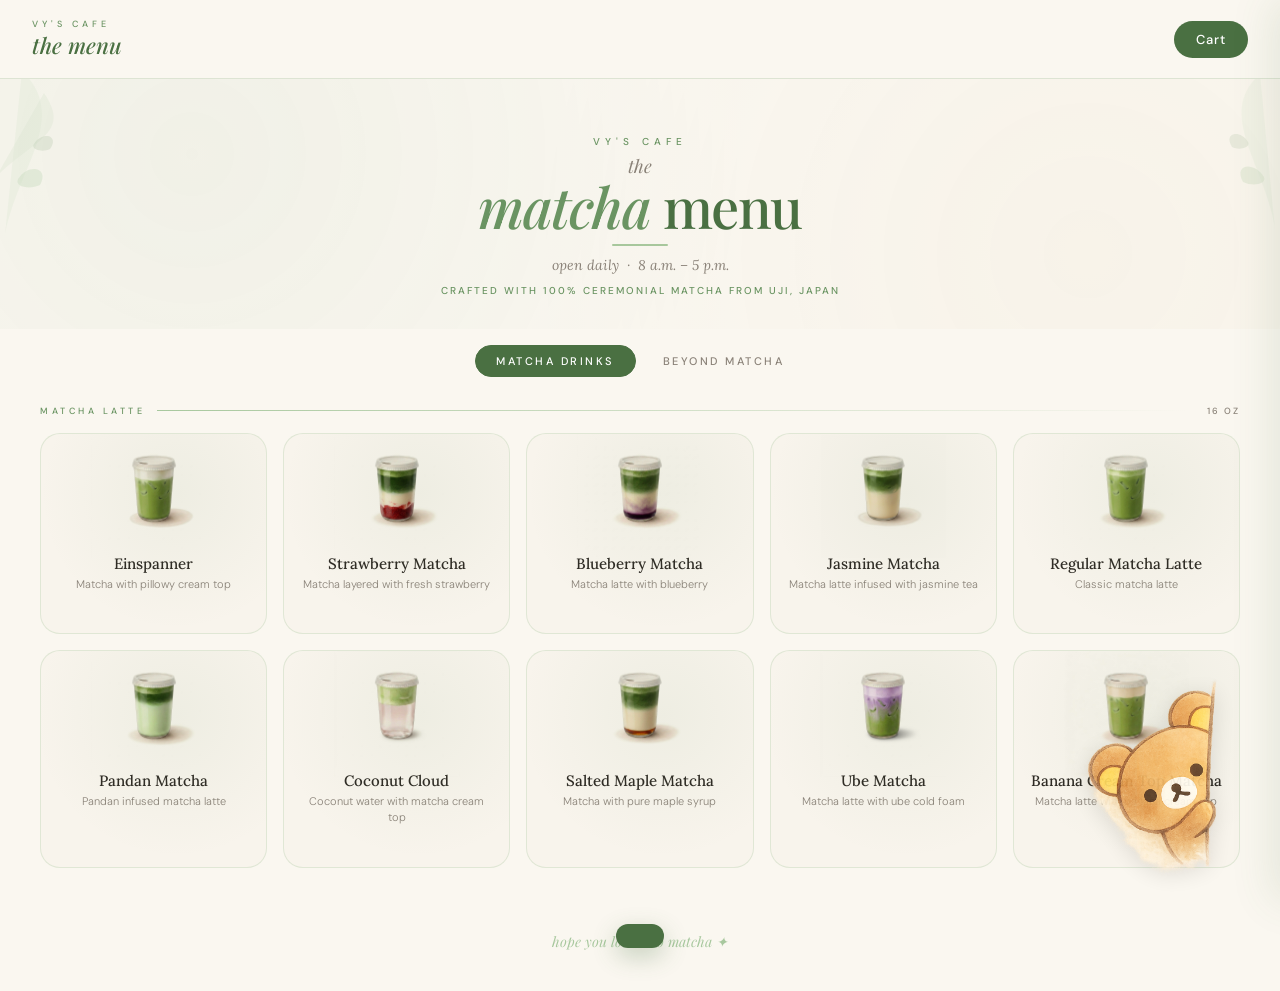
<file: index.html>
<!DOCTYPE html>
<html lang="en">
<head>
  <meta charset="UTF-8">
  <meta name="viewport" content="width=device-width, initial-scale=1.0">
  <title>vy's cafe — order</title>
  <meta name="description" content="Order matcha drinks and more from Vy's Cafe — customize sugar, toppings, and milk.">
  <link rel="canonical" href="https://vyscafe.com/">
  <link rel="icon" type="image/png" sizes="32x32" href="/favicon-32x32.png">
  <link rel="icon" type="image/png" sizes="16x16" href="/favicon-16x16.png">
  <link rel="icon" href="/site-icon.png" type="image/png">
  <link rel="apple-touch-icon" href="/site-icon.png">
  <meta property="og:type" content="website">
  <meta property="og:url" content="https://vyscafe.com/">
  <meta property="og:site_name" content="Vy's Cafe">
  <meta property="og:title" content="vy's cafe — order">
  <meta property="og:description" content="Order matcha drinks and more from Vy's Cafe — customize sugar, toppings, and milk.">
  <meta property="og:image" content="https://vyscafe.com/site-icon.png">
  <meta property="og:image:type" content="image/png">
  <meta property="og:image:width" content="1024">
  <meta property="og:image:height" content="1024">
  <meta property="og:image:alt" content="Vy's Cafe — bear with matcha drink">
  <meta name="twitter:card" content="summary">
  <meta name="twitter:title" content="vy's cafe — order">
  <meta name="twitter:description" content="Order matcha drinks and more from Vy's Cafe — customize sugar, toppings, and milk.">
  <meta name="twitter:image" content="https://vyscafe.com/site-icon.png">
  <link rel="stylesheet" href="style.css">
</head>
<body>

<!-- ============================================================
     NAVBAR
     ============================================================ -->
<nav class="nav">
  <div class="nav-brand">
    <span class="nav-eyebrow">vy's cafe</span>
    <span class="nav-title">the menu</span>
  </div>
  <button class="cart-btn" id="cart-btn" aria-label="View cart">
    Cart
    <span class="cart-count" id="cart-count">0</span>
  </button>
</nav>

<!-- ============================================================
     HERO
     ============================================================ -->
<header class="hero">
  <div class="hero-deco"></div>
  <!-- leaf decoration top-left -->
  <svg style="position:absolute;top:0;left:0;z-index:0;opacity:0.38;pointer-events:none" width="160" height="160" viewBox="0 0 160 160">
    <path d="M5 155 C18 88, 70 38, 22 -8" fill="#c5dbbf" opacity="0.45"/>
    <path d="M-4 98 C34 60, 72 55, 44 14" fill="#a8c89e" opacity="0.30"/>
    <path d="M18 100 C28 84, 50 88, 40 106 C30 111, 14 108, 18 100Z" fill="#8ab880" opacity="0.44"/>
    <path d="M34 65 C42 52, 60 56, 50 70 C42 74, 30 70, 34 65Z" fill="#6a9462" opacity="0.36"/>
  </svg>
  <!-- leaf decoration top-right -->
  <svg style="position:absolute;top:0;right:0;z-index:0;opacity:0.36;transform:scaleX(-1);pointer-events:none" width="150" height="150" viewBox="0 0 150 150">
    <path d="M5 150 C15 85, 65 35, 20 -5" fill="#c5dbbf" opacity="0.40"/>
    <path d="M16 98 C26 82, 47 85, 37 103 C27 108, 13 105, 16 98Z" fill="#8ab880" opacity="0.42"/>
    <path d="M32 63 C40 50, 57 54, 48 68 C40 72, 29 68, 32 63Z" fill="#6a9462" opacity="0.34"/>
  </svg>

  <div class="hero-eyebrow">vy's cafe</div>
  <div class="hero-script">the</div>
  <h1 class="hero-title" id="hero-title"><em>matcha</em> menu</h1>
  <div class="h-divider"></div>
  <p class="hero-sub">open daily &nbsp;·&nbsp; 8 a.m. – 5 p.m.</p>
  <p class="hero-sub origin-text">crafted with 100% ceremonial matcha from uji, japan</p>
</header>

<!-- ============================================================
     CATEGORY TABS
     ============================================================ -->
<div class="tabs" role="tablist">
  <button class="tab-btn active" data-cat="matcha" role="tab" aria-selected="true">Matcha Drinks</button>
  <button class="tab-btn" data-cat="nonmatcha" role="tab" aria-selected="false">Beyond Matcha</button>
</div>

<!-- ============================================================
     MATCHA PANEL
     ============================================================ -->
<section class="category-panel active" id="panel-matcha" role="tabpanel">
  <div class="sec-row">
    <span class="sec-label">Matcha Latte</span>
    <div class="sec-line"></div>
    <span class="sec-size">16 oz</span>
  </div>
  <div class="drink-grid" id="grid-matcha"></div>

</section>

<!-- ============================================================
     NON-MATCHA PANEL
     ============================================================ -->
<section class="category-panel" id="panel-nonmatcha" role="tabpanel">
  <!-- Jasmine Green Teas -->
  <div class="sec-row">
    <span class="sec-label">Jasmine Green Tea</span>
    <div class="sec-line"></div>
  </div>
  <div class="drink-grid" id="grid-jasmine"></div>


  <!-- Other Teas -->
  <div class="sec-row" style="margin-top:32px">
    <span class="sec-label">Specialty Teas</span>
    <div class="sec-line"></div>
  </div>
  <div class="drink-grid" id="grid-other-tea"></div>
</section>

<!-- ============================================================
     FOOTER
     ============================================================ -->
<footer class="site-footer">hope you love it so matcha ✦</footer>

<!-- ============================================================
     DRINK MODAL
     ============================================================ -->
<div class="modal-overlay" id="modal-overlay" role="dialog" aria-modal="true" aria-labelledby="modal-name">
  <div class="modal">
    <button class="modal-close" id="modal-close" aria-label="Close">✕</button>

    <div class="modal-header">
      <div class="modal-svg" id="modal-icon"></div>
      <div class="modal-info">
        <div class="modal-name" id="modal-name"></div>
        <div class="modal-desc" id="modal-desc"></div>
          </div>
    </div>

    <div class="modal-divider"></div>

    <!-- Sugar Level -->
    <div class="section-label">Sugar Level</div>
    <div class="milk-grid" id="sugar-container"></div>

    <div class="modal-divider"></div>

    <!-- Toppings -->
    <div id="toppings-section">
      <div class="section-label" style="margin-bottom:12px">Toppings <span style="font-size:10px;font-weight:400;color:var(--stone);letter-spacing:1px">(select any)</span></div>
      <div class="toppings-grid" id="toppings-container"></div>
      <div class="boba-notice">Note: Boba requires at least 1 hour of wait time or notice prior to pickup</div>
      <div class="modal-divider"></div>
    </div>

    <!-- Milk (oat standard — no alternate selection) -->
    <div id="milk-section">
      <div class="section-label">Milk</div>
      <p class="modal-option-hint">Oat is our standard.</p>
      <div class="modal-divider"></div>
    </div>

    <!-- Ice Level -->
    <div class="section-label">Ice Level</div>
    <div class="milk-grid" id="ice-container"></div>

    <!-- Cold whisked (select matcha drinks only) -->
    <div class="modal-divider" id="cold-whisked-divider" style="display:none"></div>
    <div id="cold-whisked-section" style="display:none">
      <div class="section-label">Cold whisked</div>
      <p class="modal-option-hint">Makes for an ultra creamy drink.</p>
      <button type="button" class="topping-chip" id="cold-whisked-btn" aria-pressed="false">
        Cold whisked
      </button>
    </div>

    <!-- Extra Matcha (matcha drinks only) -->
    <div class="modal-divider" id="extra-matcha-divider" style="display:none"></div>
    <div id="extra-matcha-section" style="display:none">
      <div class="section-label">Extra Matcha</div>
      <button class="topping-chip" id="extra-matcha-btn" data-active="false" aria-pressed="false">
        <span>🍃</span> +1g Matcha
      </button>
    </div>

    <!-- Footer -->
    <div class="modal-footer">
      <div class="qty-control">
        <button class="qty-btn" id="qty-minus" aria-label="Decrease quantity">−</button>
        <span class="qty-num" id="qty-num">1</span>
        <button class="qty-btn" id="qty-plus" aria-label="Increase quantity">+</button>
      </div>
      <button class="add-btn" id="add-to-order">Add to Order</button>
    </div>
  </div>
</div>

<!-- ============================================================
     CART DRAWER
     ============================================================ -->
<div class="cart-overlay" id="cart-overlay"></div>
<aside class="cart-drawer" id="cart-drawer" aria-label="Your order">
  <div class="cart-header">
    <span class="cart-title">Your Order</span>
    <button class="cart-close" id="cart-close" aria-label="Close cart">✕</button>
  </div>
  <div class="cart-items" id="cart-items">
    <div class="cart-empty"><div class="empty-icon">🍃</div><p>Your order is empty</p></div>
  </div>
  <div class="cart-footer">
    <div class="cart-name-input-container" id="cart-name-section" style="display:none">
      <input type="text" id="order-name" placeholder="Enter your name" maxlength="30">
    </div>
    <div class="cart-total" style="display:none">
      <span class="cart-total-label">Total</span>
      <span class="cart-total-val" id="cart-total-val"></span>
    </div>
    <button class="place-order-btn" id="place-order-btn" disabled>Place Order</button>
  </div>
</aside>

<!-- ============================================================
     ORDER CONFIRMATION
     ============================================================ -->
<div class="confirm-overlay" id="confirm-overlay" role="dialog" aria-modal="true">
  <div class="confirm-box">
    <div class="confirm-icon">🍵</div>
    <div class="confirm-title">Order Placed!</div>
    <div class="confirm-sub">Your matcha is brewing with love. See you soon~</div>
    <button class="confirm-close-btn" id="confirm-close">Thank you ✦</button>
  </div>
</div>

<!-- TOAST -->
<div class="toast" id="toast" aria-live="polite"></div>

  <!-- Rilakkuma Mascot -->
  <div class="mascot-peek">
    <img src="rilakkuma.png" alt="Rilakkuma peeking">
  </div>

  <script src="drinks-data.js"></script>
  <script src="svgs.js"></script>
  <script src="app.js"></script>
</body>
</html>
</file>
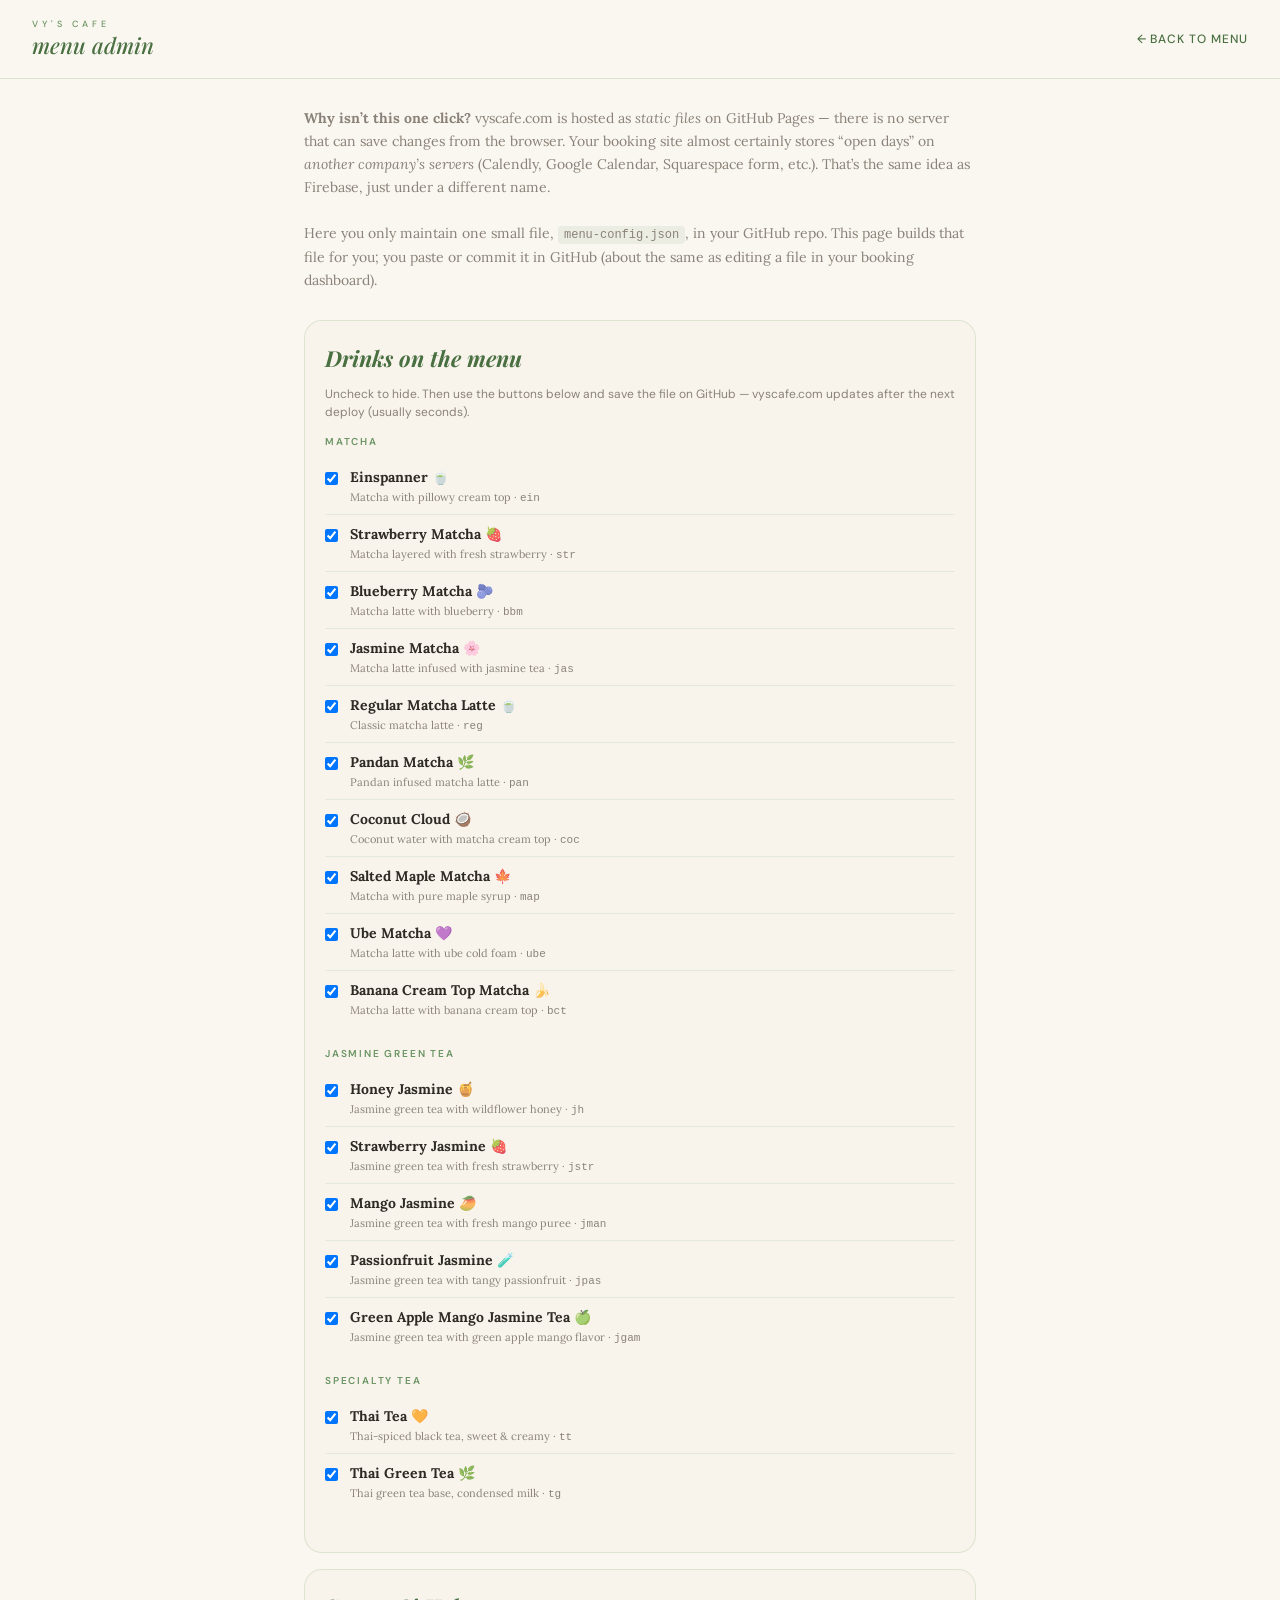
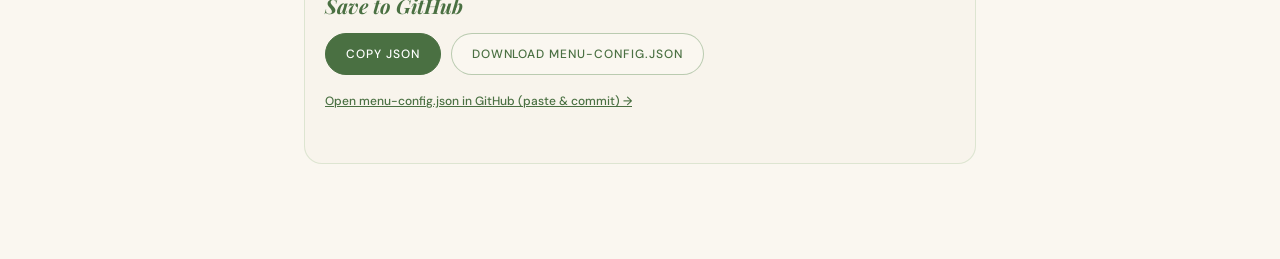
<file: admin.html>
<!DOCTYPE html>
<html lang="en">
<head>
  <meta charset="UTF-8">
  <meta name="viewport" content="width=device-width, initial-scale=1.0">
  <title>Menu admin — Vy's Cafe</title>
  <link rel="icon" type="image/png" sizes="32x32" href="/favicon-32x32.png">
  <link rel="icon" type="image/png" sizes="16x16" href="/favicon-16x16.png">
  <link rel="icon" href="/site-icon.png" type="image/png">
  <link rel="apple-touch-icon" href="/site-icon.png">
  <link rel="stylesheet" href="style.css">
  <link rel="stylesheet" href="admin.css">
</head>
<body class="admin-page">

<nav class="nav admin-nav">
  <div class="nav-brand">
    <span class="nav-eyebrow">vy's cafe</span>
    <span class="nav-title">menu admin</span>
  </div>
  <a href="index.html" class="admin-back">← Back to menu</a>
</nav>

<main class="admin-main">
  <p class="admin-lead">
    <strong>Why isn’t this one click?</strong> vyscafe.com is hosted as <em>static files</em> on GitHub Pages — there is no server that can save changes from the browser. Your booking site almost certainly stores “open days” on <em>another company’s servers</em> (Calendly, Google Calendar, Squarespace form, etc.). That’s the same idea as Firebase, just under a different name.
    <br><br>
    Here you only maintain one small file, <code>menu-config.json</code>, in your GitHub repo. This page builds that file for you; you paste or commit it in GitHub (about the same as editing a file in your booking dashboard).
  </p>

  <section class="admin-section">
    <h2>Drinks on the menu</h2>
    <p class="admin-hint">Uncheck to hide. Then use the buttons below and save the file on GitHub — vyscafe.com updates after the next deploy (usually seconds).</p>
    <div id="admin-base-list"></div>
  </section>

  <section class="admin-section admin-actions">
    <h2>Save to GitHub</h2>
    <div class="admin-action-row">
      <button type="button" class="admin-btn primary" id="btn-copy">Copy JSON</button>
      <button type="button" class="admin-btn" id="btn-download">Download menu-config.json</button>
    </div>
    <a class="admin-github-link" id="github-edit-link" href="#" target="_blank" rel="noopener">Open menu-config.json in GitHub (paste & commit) →</a>
    <p class="admin-status" id="admin-status" role="status"></p>
  </section>
</main>

<script src="drinks-data.js"></script>
<script src="admin.js"></script>
</body>
</html>
</file>
<file: style.css>
@import url('https://fonts.googleapis.com/css2?family=Playfair+Display:ital,wght@0,400;0,500;1,400;1,500&family=Lora:ital,wght@0,400;0,500;1,400&family=DM+Sans:wght@300;400;500&display=swap');

:root {
  --bg: #f0ece0;
  --page-bg: #faf7f0;
  --matcha: #6a9462;
  --matcha-deep: #4a7042;
  --matcha-light: #a8c89e;
  --matcha-pale: #ddecd7;
  --matcha-wash: #eef5eb;
  --gold: #c4924a;
  --gold-light: #e8c882;
  --cream: #f8f4ec;
  --stone: #8a8278;
  --border: rgba(106,148,98,0.2);
  --ink: #2e2a24;
  --modal-bg: rgba(30,26,20,0.55);
}

*, *::before, *::after { margin: 0; padding: 0; box-sizing: border-box; }

body {
  background: var(--page-bg);
  font-family: 'DM Sans', sans-serif;
  color: var(--ink);
  min-height: 100vh;
  overflow-x: hidden;
  /* Hide Scrollbar */
  -ms-overflow-style: none;  /* IE and Edge */
  scrollbar-width: none;  /* Firefox */
}

/* Hide Scrollbar Globals */
::-webkit-scrollbar { display: none; }
* { -ms-overflow-style: none; scrollbar-width: none; }

/* ---- TOP NAV ---- */
.nav {
  display: flex;
  align-items: center;
  justify-content: space-between;
  padding: 18px 32px;
  background: rgba(250,247,240,0.92);
  backdrop-filter: blur(12px);
  position: sticky;
  top: 0;
  z-index: 100;
  border-bottom: 1px solid var(--border);
}
.nav-brand { display: flex; flex-direction: column; }
.nav-eyebrow { font-size: 9px; font-weight: 500; letter-spacing: 4px; text-transform: uppercase; color: var(--matcha); }
.nav-title { font-family: 'Playfair Display', serif; font-size: 22px; font-weight: 500; font-style: italic; color: var(--matcha-deep); }
.cart-btn {
  position: relative;
  background: var(--matcha-deep);
  border: none;
  color: white;
  font-family: 'DM Sans', sans-serif;
  font-size: 13px;
  font-weight: 500;
  letter-spacing: 1px;
  padding: 10px 22px;
  border-radius: 30px;
  cursor: pointer;
  transition: background 0.2s, transform 0.15s;
  display: flex; align-items: center; gap: 8px;
}
.cart-btn:hover { background: var(--matcha); transform: scale(1.03); }
.cart-count {
  background: var(--gold);
  color: white;
  font-size: 10px;
  font-weight: 700;
  width: 18px; height: 18px;
  border-radius: 50%;
  display: flex; align-items: center; justify-content: center;
  display: none;
}
.cart-count.visible { display: flex; }

/* ---- HERO ---- */
.hero {
  text-align: center;
  padding: 56px 24px 32px;
  position: relative;
  overflow: hidden;
}
.hero-deco {
  position: absolute; top: 0; left: 0; width: 100%; height: 100%;
  pointer-events: none; z-index: 0; opacity: 0.35;
  background:
    radial-gradient(circle at 15% 30%, rgba(106,148,98,0.18) 0%, transparent 50%),
    radial-gradient(circle at 85% 70%, rgba(196,146,74,0.12) 0%, transparent 50%);
}
.hero-eyebrow { font-size: 10px; font-weight: 500; letter-spacing: 5px; text-transform: uppercase; color: var(--matcha); margin-bottom: 6px; position: relative; z-index: 1; }
.hero-script { font-family: 'Playfair Display', serif; font-style: italic; font-size: 18px; color: var(--stone); position: relative; z-index: 1; }
.hero-title { font-family: 'Playfair Display', serif; font-size: 56px; font-weight: 500; color: var(--matcha-deep); letter-spacing: -1.5px; line-height: 1; text-transform: lowercase; position: relative; z-index: 1; }
.hero-title em { font-style: italic; color: var(--matcha); }
.h-divider { width: 56px; height: 1.5px; background: var(--matcha-light); margin: 10px auto; border-radius: 2px; }
.hero-sub { font-family: 'Lora', serif; font-style: italic; font-size: 14px; color: var(--stone); position: relative; z-index: 1; }
.origin-text {
  font-family: 'DM Sans', sans-serif;
  font-style: normal;
  font-size: 10px;
  font-weight: 500;
  letter-spacing: 2px;
  text-transform: uppercase;
  color: var(--matcha);
  margin-top: 10px;
}

/* ---- TAB BAR ---- */
.tabs {
  display: flex;
  justify-content: center;
  gap: 6px;
  padding: 16px 24px 0;
}
.tab-btn {
  font-family: 'DM Sans', sans-serif;
  font-size: 11px;
  font-weight: 500;
  letter-spacing: 2.5px;
  text-transform: uppercase;
  color: var(--stone);
  background: none;
  border: 1px solid transparent;
  border-radius: 30px;
  padding: 8px 20px;
  cursor: pointer;
  transition: all 0.2s;
}
.tab-btn:hover { color: var(--matcha); border-color: var(--matcha-light); }
.tab-btn.active {
  color: white;
  background: var(--matcha-deep);
  border-color: var(--matcha-deep);
}

/* ---- SECTION LABEL ---- */
.sec-row {
  display: flex; align-items: center; gap: 12px;
  padding: 28px 40px 8px;
}
.sec-label { font-size: 9px; font-weight: 500; letter-spacing: 3.5px; text-transform: uppercase; color: var(--matcha); white-space: nowrap; }
.sec-line { flex: 1; height: 1px; background: linear-gradient(to right, var(--matcha-light), transparent); }
.sec-size { font-size: 9px; font-weight: 500; letter-spacing: 2px; text-transform: uppercase; color: var(--stone); padding-left: 8px; }

/* ---- DRINK GRID ---- */
.category-panel { display: none; }
.category-panel.active { display: block; animation: fadeIn 0.25s ease; }
@keyframes fadeIn { from { opacity: 0; transform: translateY(6px); } to { opacity: 1; transform: none; } }

.drink-grid {
  display: grid;
  grid-template-columns: repeat(auto-fill, minmax(200px, 1fr));
  gap: 16px;
  padding: 8px 40px 40px;
}

.drink-card {
  background: var(--cream);
  border: 1px solid rgba(168,200,158,0.3);
  border-radius: 20px;
  padding: 20px 16px 16px;
  cursor: pointer;
  transition: transform 0.2s, box-shadow 0.2s, border-color 0.2s;
  display: flex; flex-direction: column; align-items: center; gap: 10px;
  position: relative;
  overflow: hidden;
}
.drink-card::before {
  content: '';
  position: absolute; inset: 0; border-radius: 20px;
  background: radial-gradient(circle at 60% 30%, rgba(106,148,98,0.07) 0%, transparent 70%);
}
.drink-card:hover {
  transform: translateY(-4px);
  box-shadow: 0 12px 32px rgba(74,112,66,0.14);
  border-color: var(--matcha-light);
}
.drink-card:hover .card-hint { opacity: 1; }

.card-svg { flex-shrink: 0; }
.card-body { text-align: center; }
.card-name {
  font-family: 'Lora', serif;
  font-size: 15px;
  font-weight: 500;
  color: var(--ink);
  line-height: 1.2;
  margin-bottom: 4px;
  display: flex;
  align-items: center;
  justify-content: center;
  gap: 6px;
}
.card-desc { font-size: 11px; font-weight: 300; color: var(--stone); line-height: 1.45; }
.card-badges {
  display: flex;
  flex-wrap: wrap;
  justify-content: center;
  align-items: center;
  gap: 5px;
  margin: 2px 0 6px;
}
.card-badges .tag-seasonal {
  margin: 0;
}
.tag-seasonal {
  display: inline-block; background: rgba(196,146,74,0.12); border: 1px solid rgba(196,146,74,0.3);
  color: var(--gold); font-size: 8px; font-weight: 500; letter-spacing: 1.5px; text-transform: uppercase;
  padding: 1px 6px; border-radius: 20px; margin: 2px 0 6px;
}
.tag-favorite {
  display: inline-flex;
  align-items: center;
  justify-content: center;
  color: var(--gold);
  opacity: 0.9;
}
.card-hint {
  font-size: 10px; letter-spacing: 1px; text-transform: uppercase; font-weight: 500;
  color: var(--matcha); opacity: 0; transition: opacity 0.2s; margin-top: 2px;
}
.card-price { font-size: 13px; font-weight: 500; color: var(--matcha-deep); }

/* ---- FOOTER ---- */
.site-footer { text-align: center; font-family: 'Playfair Display', serif; font-style: italic; font-size: 14px; color: var(--matcha-light); padding: 24px 24px 40px; }

/* ============================================================
   MODAL
   ============================================================ */
.modal-overlay {
  position: fixed; inset: 0;
  background: var(--modal-bg);
  backdrop-filter: blur(6px);
  z-index: 300;
  display: flex; align-items: center; justify-content: center;
  padding: 24px;
  opacity: 0; pointer-events: none; transition: opacity 0.25s;
}
.modal-overlay.open { opacity: 1; pointer-events: all; }

.modal {
  background: var(--page-bg);
  border-radius: 28px;
  max-width: 480px; width: 100%;
  max-height: 90vh; overflow-y: auto;
  padding: 32px;
  transform: translateY(20px) scale(0.97);
  transition: transform 0.25s;
  position: relative;
}
.modal-overlay.open .modal { transform: translateY(0) scale(1); }

.modal-close {
  position: absolute; top: 18px; right: 18px;
  background: rgba(106,148,98,0.1); border: none; border-radius: 50%;
  width: 34px; height: 34px; font-size: 18px; color: var(--matcha-deep);
  cursor: pointer; display: flex; align-items: center; justify-content: center;
  transition: background 0.15s;
}
.modal-close:hover { background: rgba(106,148,98,0.2); }

.modal-header { display: flex; gap: 20px; align-items: flex-start; margin-bottom: 24px; }
.modal-svg { flex-shrink: 0; }

.modal-name { font-family: 'Lora', serif; font-size: 22px; font-weight: 500; color: var(--ink); line-height: 1.2; margin-bottom: 4px; }
.modal-desc { font-size: 13px; font-weight: 300; color: var(--stone); line-height: 1.5; }
.modal-price { font-family: 'Playfair Display', serif; font-size: 16px; color: var(--gold); margin-top: 6px; }

.modal-divider { height: 1px; background: var(--border); margin: 18px 0; }

/* Sugar slider */
.modal-option-hint {
  font-family: 'Lora', serif;
  font-size: 12px;
  font-weight: 300;
  color: var(--stone);
  line-height: 1.5;
  margin: -6px 0 12px;
  max-width: 320px;
}

.section-label {
  font-size: 8.5px; font-weight: 500; letter-spacing: 4px; text-transform: uppercase;
  color: var(--matcha-deep); margin-bottom: 12px; display: flex; align-items: center; justify-content: space-between;
}
.sugar-val { font-family: 'Playfair Display', serif; font-size: 20px; color: var(--matcha-deep); }

.sugar-slider-wrap { position: relative; padding: 4px 0 12px; }

input[type=range] {
  -webkit-appearance: none; appearance: none;
  width: 100%; height: 6px;
  background: linear-gradient(to right, var(--matcha-deep) 0%, var(--matcha-deep) var(--val, 30%), var(--matcha-pale) var(--val, 30%), var(--matcha-pale) 100%);
  border-radius: 6px; outline: none; cursor: pointer;
}
input[type=range]::-webkit-slider-thumb {
  -webkit-appearance: none;
  width: 22px; height: 22px;
  border-radius: 50%;
  background: white;
  border: 3px solid var(--matcha-deep);
  box-shadow: 0 2px 8px rgba(74,112,66,0.25);
  cursor: pointer; transition: transform 0.15s;
}
input[type=range]::-webkit-slider-thumb:hover { transform: scale(1.15); }

.sugar-labels { display: flex; justify-content: space-between; font-size: 10px; color: var(--stone); letter-spacing: 0.5px; margin-top: 4px; }

.sugar-presets { display: flex; gap: 6px; flex-wrap: wrap; margin-top: 10px; }
.sugar-preset {
  font-size: 11px; color: var(--stone); background: none; border: 1px solid rgba(106,148,98,0.35);
  border-radius: 20px; padding: 4px 12px; cursor: pointer; transition: all 0.15s;
  font-family: 'Lora', serif; font-style: italic;
}
.sugar-preset:hover, .sugar-preset.active { background: var(--matcha-wash); border-color: var(--matcha); color: var(--matcha-deep); }

/* Toppings */
.toppings-grid { display: flex; flex-wrap: wrap; gap: 8px; }
.topping-chip {
  display: flex; align-items: center; gap: 6px;
  background: var(--page-bg); border: 1px solid rgba(106,148,98,0.4); border-radius: 20px;
  font-family: 'Lora', serif; font-style: italic; font-size: 12px; color: var(--ink);
  padding: 6px 14px; cursor: pointer; transition: all 0.15s; user-select: none;
}
.topping-chip:hover { border-color: var(--matcha-light); background: var(--matcha-wash); }
.topping-chip.selected { background: var(--matcha-deep); border-color: var(--matcha-deep); color: white; }
.topping-chip .check { font-size: 12px; }

/* Milk */
.milk-grid { display: flex; flex-wrap: wrap; gap: 8px; }
.milk-opt {
  background: var(--page-bg); border: 1px solid rgba(106,148,98,0.4); border-radius: 20px;
  font-family: 'Lora', serif; font-style: italic; font-size: 12px; color: var(--ink);
  padding: 6px 16px; cursor: pointer; transition: all 0.15s;
}
.milk-opt:hover { border-color: var(--matcha-light); background: var(--matcha-wash); }
.milk-opt.selected { background: var(--matcha-deep); border-color: var(--matcha-deep); color: white; }

.boba-notice {
  font-family: 'Lora', serif;
  font-style: italic;
  font-size: 11px;
  color: var(--gold);
  background: rgba(196,146,74,0.08);
  border: 1px dashed rgba(196,146,74,0.3);
  border-radius: 12px;
  padding: 10px 14px;
  margin-top: 14px;
  line-height: 1.4;
  text-align: center;
}

/* Add to order */
.modal-footer { margin-top: 24px; display: flex; align-items: center; gap: 12px; }
.qty-control { display: flex; align-items: center; gap: 10px; }
.qty-btn {
  width: 32px; height: 32px; border-radius: 50%; border: 1.5px solid var(--matcha-light);
  background: none; font-size: 18px; color: var(--matcha-deep); cursor: pointer;
  display: flex; align-items: center; justify-content: center; transition: all 0.15s;
}
.qty-btn:hover { background: var(--matcha-wash); border-color: var(--matcha); }
.qty-num { font-family: 'Playfair Display', serif; font-size: 18px; color: var(--ink); min-width: 24px; text-align: center; }
.add-btn {
  flex: 1; background: var(--matcha-deep); color: white; border: none;
  font-family: 'DM Sans', sans-serif; font-size: 13px; font-weight: 500; letter-spacing: 1px;
  padding: 14px 24px; border-radius: 30px; cursor: pointer; transition: all 0.2s;
}
.add-btn:hover { background: var(--matcha); transform: scale(1.02); }

/* ============================================================
   CART DRAWER
   ============================================================ */
.cart-overlay {
  position: fixed; inset: 0;
  background: rgba(30,26,20,0.45);
  z-index: 400;
  opacity: 0; pointer-events: none; transition: opacity 0.25s;
}
.cart-overlay.open { opacity: 1; pointer-events: all; }

.cart-drawer {
  position: fixed; top: 0; right: 0; height: 100%; width: 380px; max-width: 100vw;
  background: var(--page-bg);
  z-index: 401;
  transform: translateX(100%); transition: transform 0.3s cubic-bezier(.4,0,.2,1);
  display: flex; flex-direction: column;
  box-shadow: -8px 0 40px rgba(74,112,66,0.12);
}
.cart-drawer.open { transform: translateX(0); }

.cart-header {
  padding: 24px 24px 16px;
  border-bottom: 1px solid var(--border);
  display: flex; align-items: center; justify-content: space-between;
}
.cart-title { font-family: 'Playfair Display', serif; font-size: 22px; font-style: italic; color: var(--matcha-deep); }
.cart-close { background: none; border: none; font-size: 22px; cursor: pointer; color: var(--stone); }

.cart-items { flex: 1; overflow-y: auto; padding: 16px 24px; display: flex; flex-direction: column; gap: 12px; }

.cart-item {
  background: var(--cream); border: 1px solid rgba(168,200,158,0.25);
  border-radius: 16px; padding: 14px;
  display: flex; gap: 12px; align-items: flex-start;
}
.cart-item-icon { 
  width: 54px; height: 54px; 
  flex-shrink: 0; 
  display: flex; align-items: center; justify-content: center; 
  background: white; border-radius: 12px;
  overflow: hidden;
}
.cart-item-icon img {
  width: 48px !important; height: auto !important;
  transform: scale(1.4) translateY(2px) !important;
  mix-blend-mode: multiply;
}
.cart-item-info { flex: 1; }
.cart-item-name { font-family: 'Lora', serif; font-size: 14px; font-weight: 500; color: var(--ink); margin-bottom: 3px; }
.cart-item-detail { font-size: 11px; color: var(--stone); line-height: 1.5; }
.cart-item-price { font-size: 13px; font-weight: 500; color: var(--matcha-deep); margin-top: 4px; }
.cart-item-remove { background: none; border: none; color: var(--stone); cursor: pointer; font-size: 16px; padding: 2px 4px; transition: color 0.15s; }
.cart-item-remove:hover { color: #c04040; }

.cart-empty { text-align: center; padding: 48px 24px; color: var(--stone); }
.cart-empty .empty-icon { font-size: 48px; margin-bottom: 12px; }
.cart-empty p { font-family: 'Lora', serif; font-style: italic; font-size: 15px; }

.cart-footer {
  padding: 20px 24px;
  border-top: 1px solid var(--border);
}
.cart-total { display: flex; justify-content: space-between; align-items: center; margin-bottom: 16px; }
.cart-total-label { font-size: 11px; font-weight: 500; letter-spacing: 3px; text-transform: uppercase; color: var(--stone); }
.cart-total-val { font-family: 'Playfair Display', serif; font-size: 22px; color: var(--matcha-deep); }

.cart-name-input-container {
  margin-bottom: 20px;
}
.cart-name-input-container input {
  width: 100%; padding: 12px 16px; border-radius: 12px;
  background: white; border: 1px solid var(--border);
  font-family: 'Lora', serif; font-size: 16px; font-style: italic; color: var(--ink);
  transition: all 0.25s;
}
.cart-name-input-container input:focus {
  outline: none; border-color: var(--matcha);
  box-shadow: 0 0 0 3px rgba(168,200,158,0.15);
}
.cart-name-input-container input::placeholder { color: var(--stone); opacity: 0.6; }

.place-order-btn {
  width: 100%; background: var(--matcha-deep); color: white; border: none;
  font-family: 'DM Sans', sans-serif; font-size: 13px; font-weight: 500; letter-spacing: 1.5px;
  text-transform: uppercase; padding: 16px; border-radius: 30px; cursor: pointer; transition: all 0.2s;
}
.place-order-btn:hover { background: var(--matcha); }
.place-order-btn:disabled { background: var(--matcha-light); cursor: not-allowed; }

/* ============================================================
   ORDER CONFIRMATION
   ============================================================ */
.confirm-overlay {
  position: fixed; inset: 0; background: var(--modal-bg);
  backdrop-filter: blur(8px); z-index: 500;
  display: flex; align-items: center; justify-content: center; padding: 24px;
  opacity: 0; pointer-events: none; transition: opacity 0.3s;
}
.confirm-overlay.open { opacity: 1; pointer-events: all; }
.confirm-box {
  background: var(--page-bg); border-radius: 28px; padding: 48px 36px; text-align: center;
  max-width: 380px; width: 100%;
  transform: scale(0.9); transition: transform 0.3s;
}
.confirm-overlay.open .confirm-box { transform: scale(1); }
.confirm-icon { font-size: 56px; margin-bottom: 16px; animation: bounce 0.6s ease; }
@keyframes bounce { 0%,100% { transform: translateY(0); } 40% { transform: translateY(-16px); } }
.confirm-title { font-family: 'Playfair Display', serif; font-size: 28px; font-style: italic; color: var(--matcha-deep); margin-bottom: 8px; }
.confirm-sub { font-size: 14px; color: var(--stone); margin-bottom: 28px; font-family: 'Lora', serif; font-style: italic; }
.confirm-close-btn {
  background: var(--matcha-deep); color: white; border: none;
  font-family: 'DM Sans', sans-serif; font-size: 13px; font-weight: 500; letter-spacing: 1px;
  padding: 14px 36px; border-radius: 30px; cursor: pointer; transition: background 0.2s;
}
.confirm-close-btn:hover { background: var(--matcha); }

/* ---- TOAST ---- */
.toast {
  position: fixed; bottom: 32px; left: 50%; transform: translateX(-50%) translateY(80px);
  background: var(--matcha-deep); color: white;
  font-family: 'DM Sans', sans-serif; font-size: 13px; font-weight: 500;
  padding: 12px 24px; border-radius: 30px;
  box-shadow: 0 8px 24px rgba(74,112,66,0.3);
  z-index: 10050; transition: transform 0.3s cubic-bezier(.4,0,.2,1);
  pointer-events: none; max-width: min(420px, calc(100vw - 32px)); text-align: center;
}
.toast.show { transform: translateX(-50%) translateY(0); }

.site-footer { text-align: center; font-family: 'Playfair Display', serif; font-style: italic; font-size: 14px; color: var(--matcha-light); padding: 24px 24px 40px; }

/* ---- MASCOT PEEK ---- */
.mascot-peek {
  position: fixed;
  bottom: 0px;
  right: 0px; /* Aligned box edge with viewport edge */
  width: 300px;
  height: 300px;
  pointer-events: none;
  z-index: 9999;
  overflow: hidden;
}
.mascot-peek img {
  width: 100%;
  height: 100%;
  object-fit: cover;
  object-position: 100% 50%; /* Perfect zoom on the bear's head */
  opacity: 1;
  filter: drop-shadow(0 4px 12px rgba(0,0,0,0.12));
  animation: bearPeek 2.2s cubic-bezier(0.34, 1.56, 0.64, 1) forwards;
}
@keyframes bearPeek {
  0% { transform: translateY(100%) rotate(10deg); opacity: 0; }
  100% { transform: translateY(0) rotate(0deg); opacity: 0.95; }
}

/* ---- RESPONSIVE ---- */
@media (max-width: 640px) {
  .drink-grid { grid-template-columns: 1fr 1fr; padding: 8px 20px 32px; gap: 12px; }
  .card-name { font-size: 13px; gap: 4px; }
  .tag-favorite { font-size: 10px; }
  .hero-title { font-size: 40px; }
  .sec-row { padding: 20px 20px 8px; }
  .cart-drawer { width: 100%; }
  .mascot-peek { width: 140px; height: 140px; right: -15px; }
}
</file>
<file: admin.css>
.admin-page {
  min-height: 100vh;
  background: var(--page-bg);
}

.admin-nav {
  justify-content: space-between;
}
.admin-back {
  font-family: 'DM Sans', sans-serif;
  font-size: 12px;
  font-weight: 500;
  letter-spacing: 0.08em;
  text-transform: uppercase;
  color: var(--matcha-deep);
  text-decoration: none;
}
.admin-back:hover {
  text-decoration: underline;
}

.admin-main {
  max-width: 720px;
  margin: 0 auto;
  padding: 28px 24px 80px;
}

.admin-lead {
  font-family: 'Lora', serif;
  font-size: 14px;
  line-height: 1.65;
  color: var(--stone);
  margin-bottom: 28px;
}
.admin-lead code {
  font-size: 12px;
  background: rgba(106, 148, 98, 0.1);
  padding: 2px 6px;
  border-radius: 4px;
}

.admin-section {
  background: var(--cream);
  border: 1px solid rgba(168, 200, 158, 0.35);
  border-radius: 18px;
  padding: 22px 20px;
  margin-bottom: 16px;
}
.admin-section h2 {
  font-family: 'Playfair Display', serif;
  font-size: 22px;
  font-style: italic;
  color: var(--matcha-deep);
  margin: 0 0 12px;
}
.admin-hint {
  font-size: 12px;
  color: var(--stone);
  line-height: 1.5;
  margin: 0 0 14px;
}

.admin-cat-block {
  margin-bottom: 20px;
}
.admin-cat-title {
  font-family: 'DM Sans', sans-serif;
  font-size: 10px;
  font-weight: 600;
  letter-spacing: 0.18em;
  text-transform: uppercase;
  color: var(--matcha);
  margin-bottom: 10px;
}

.admin-row {
  display: flex;
  align-items: flex-start;
  gap: 12px;
  padding: 10px 0;
  border-bottom: 1px solid rgba(168, 200, 158, 0.25);
  font-family: 'Lora', serif;
  font-size: 14px;
  color: var(--ink);
}
.admin-row:last-child {
  border-bottom: none;
}
.admin-row input[type='checkbox'] {
  margin-top: 4px;
}
.admin-row-meta {
  font-size: 11px;
  color: var(--stone);
  margin-top: 4px;
}

.admin-btn {
  font-family: 'DM Sans', sans-serif;
  font-size: 12px;
  font-weight: 500;
  letter-spacing: 0.08em;
  text-transform: uppercase;
  padding: 12px 20px;
  border-radius: 24px;
  border: 1px solid rgba(106, 148, 98, 0.45);
  background: var(--page-bg);
  color: var(--matcha-deep);
  cursor: pointer;
}
.admin-btn.primary {
  background: var(--matcha-deep);
  color: white;
  border-color: var(--matcha-deep);
}
.admin-btn:hover {
  opacity: 0.92;
}

.admin-status {
  font-size: 13px;
  color: var(--matcha-deep);
  margin: 8px 0 0;
  min-height: 1.2em;
}

.admin-actions h2 {
  font-family: 'Playfair Display', serif;
  font-size: 20px;
  font-style: italic;
  color: var(--matcha-deep);
  margin: 0 0 14px;
}
.admin-action-row {
  display: flex;
  flex-wrap: wrap;
  gap: 10px;
  margin-bottom: 14px;
}
.admin-github-link {
  display: inline-block;
  font-family: 'DM Sans', sans-serif;
  font-size: 12px;
  font-weight: 500;
  color: var(--matcha-deep);
  margin-bottom: 8px;
}
.admin-github-link:hover {
  text-decoration: underline;
}
</file>
